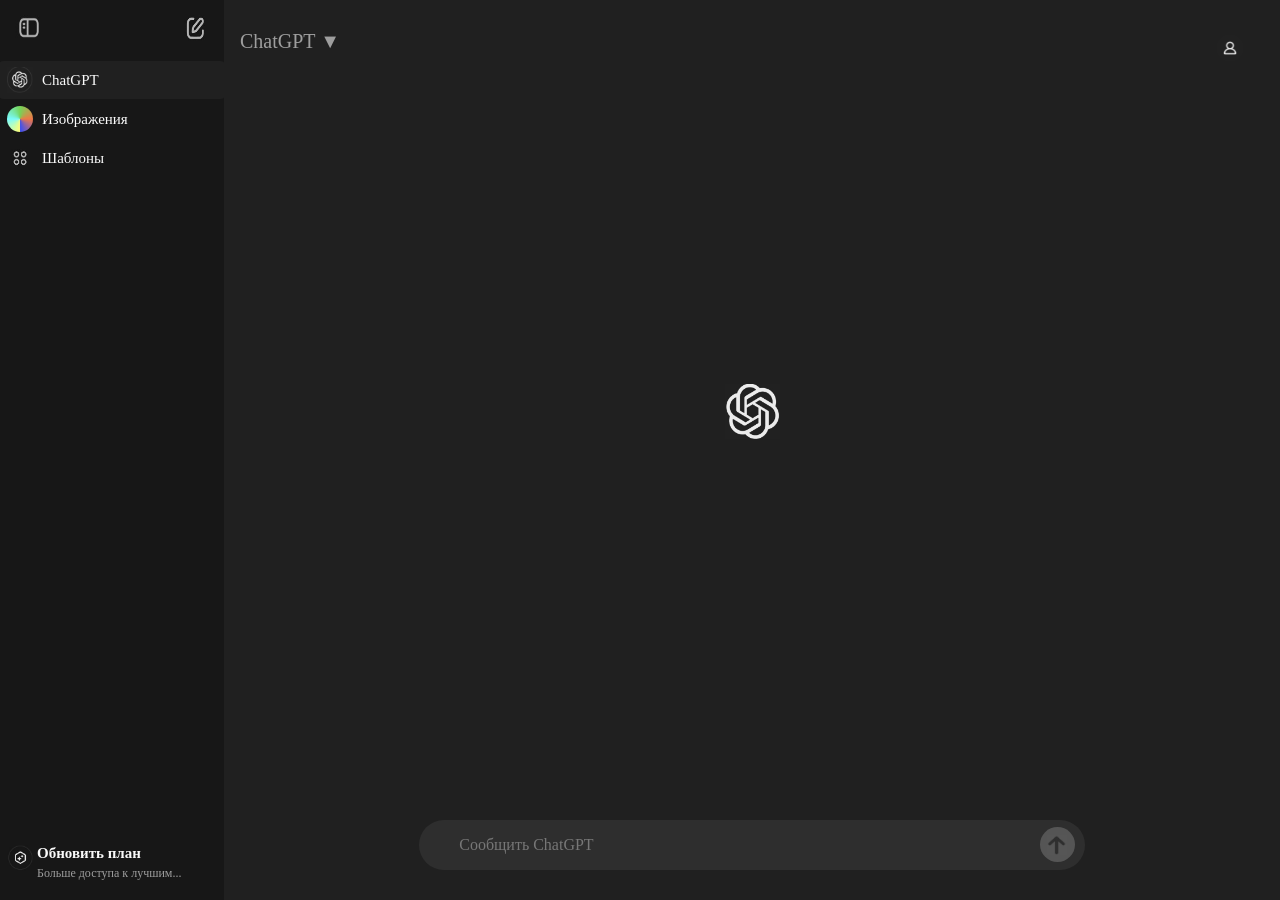
<file: chatGPT/index.html>
<!DOCTYPE html>
<html>
    <head>
        <meta charset="utf-8">
        <title>GPT</title>
    </head>
    <body>
        <div class="leftSidePanel">
            <img src="images\5384538497303573393.jpg" class="icon" style="left: 15px;">
            <img src="images\5384538497303573395.jpg" class="icon" style="right: 15px;">
            <div style="height: 50px; width: 100px;"></div>
            <div class="chapter" style="background-color: #202020;">
                <img src="images\5386790297117258594.jpg" class="leftSideIcon">
                <p class="chapterText">ChatGPT</p>
            </div>
            <div class="chapter">
                <img src="images\icon_images.png" class="leftSideIcon" style="border-radius: 100%;">
                <p class="chapterText">Изображения</p>
            </div>
            <div class="chapter">
                <img src="images\5386790297117258598.jpg" class="leftSideIcon">
                <p class="chapterText">Шаблоны</p>
            </div>
            <div class="advertisement">
                <img src="images\5386790297117259536.jpg" class="leftSideIcon">
                <strong class="advertisementText">Обновить план</strong>
                <p class="advertisementText" style="bottom: -10px ;font-size: 12px; color: #9E9E9E;">
                    Больше доступа к лучшим...
                </p>
            </div>
        </div>
        <div class="mainCard"> 
            <div class="topPanel">
                <p class="chatGPTText">ChatGPT ▼</p>
                <img src="images\profile_dark.png" class="icon" style="border-radius: 100%; right: 20px; top: 4px">
            </div>
            <div class="GPTIcon">
                <img src="images\5384533313278048861.jpg" style="width: 55px; height: 55px;">
            </div>
            <div class="searchBox">
                <p class="searchBoxText">Сообщить ChatGPT </p>
                <div class="circle">
                    <img src="images\5384533313278049028.jpg" class="arrow">
                </div>
            </div>
        </div>

            <style>
                body {
                    margin: 0px;
                    padding: 0px;                    
                    overflow: hidden;
                    height: 100vh;
                    display: flex;
                }

                * {
                    box-sizing: border-box;
                }

                .searchBoxText {
                    color: #777777; 
                    font-size: 16px; 
                    padding: 30px;
                    font-family: "Segoe UI";;
                }

                .chatGPTText {
                    color: #9E9E9E; 
                    font-size: 20px; 
                    margin: 0px; 
                    font-family: "Segoe UI";
                }

                .arrow {
                    width: 20px;
                    height: 20px;
                }

                .circle {
                    width: 35px;
                    height: 35px;
                    border-radius: 100%;
                    margin-left: auto;
                    background-color: #555555;
                    display: flex;
                    justify-content: center;
                    align-items: center;
                }

                .searchBox {
                    height: 50px;
                    width: 52vw;
                    border-radius: 30px;
                    padding: 10px;
                    margin-top: auto;
                    display: flex;           
                    justify-content: start; 
                    align-items: center;
                    position: relative;
                    background-color: #2E2E2E;                  
                } 

                .GPTIcon {
                    display: flex;
                    justify-content: center;
                    align-items: center;
                    margin-bottom: auto;
                    margin-top: auto;
                    width: 70px;
                    height: 70px;
                }

                .topPanel {
                    width: 80vw;
                    height: 60px;
                    position: relative;
                    display: flex;
                    justify-content: space-between;
                    align-items: flex-start;
                }

                .advertisementText {
                    color: #FAFAFA;
                    font-size: 15px;
                    position: absolute;
                    left: 40px;
                    font-family: "Segoe UI";
                }

                .advertisement {
                    height: 38px;
                    width: 230px;
                    border-radius: 7px;    
                    position: relative;                
                    position: absolute; 
                    bottom: 17px;                     
                }

                .leftSideIcon {
                    height: 26px;
                    width: 26px;
                    position: absolute;
                    left: 10px;
                }

                .chapterText {
                    color: #FAFAFA;
                    padding: 45px;
                    font-size: 15px;
                    font-family: "Segoe UI";
                }

                .chapter {
                    height: 38px;
                    width: 230px;
                    border-radius: 7px;
                    display: flex;
                    align-items: center;
                    position: relative;
                }

                .icon {
                    width: 28px;
                    height: 28px;   
                    position: absolute;
                    top: 15px;                 
                }                
                    
                .mainCard {
                    width: 82.5vw;  
                    height: 100vh;
                    padding: 30px;
                    display: flex;
                    flex-direction: column;
                    align-items: center;
                    justify-content: start;
                    background-color: #202020; 
                    position: relative;
                    gap: 200px;
                } 
                
                .leftSidePanel {
                    background-color: #171717;
                    height: 100vh;
                    width: 17.5vw;
                    display: flex;
                    justify-content: start;
                    flex-direction: column;
                    align-items: center;
                    position: relative;
                    gap: 1px;
                    padding: 10px;
                }                            
            </style>        
    </body>
</html>
</file>
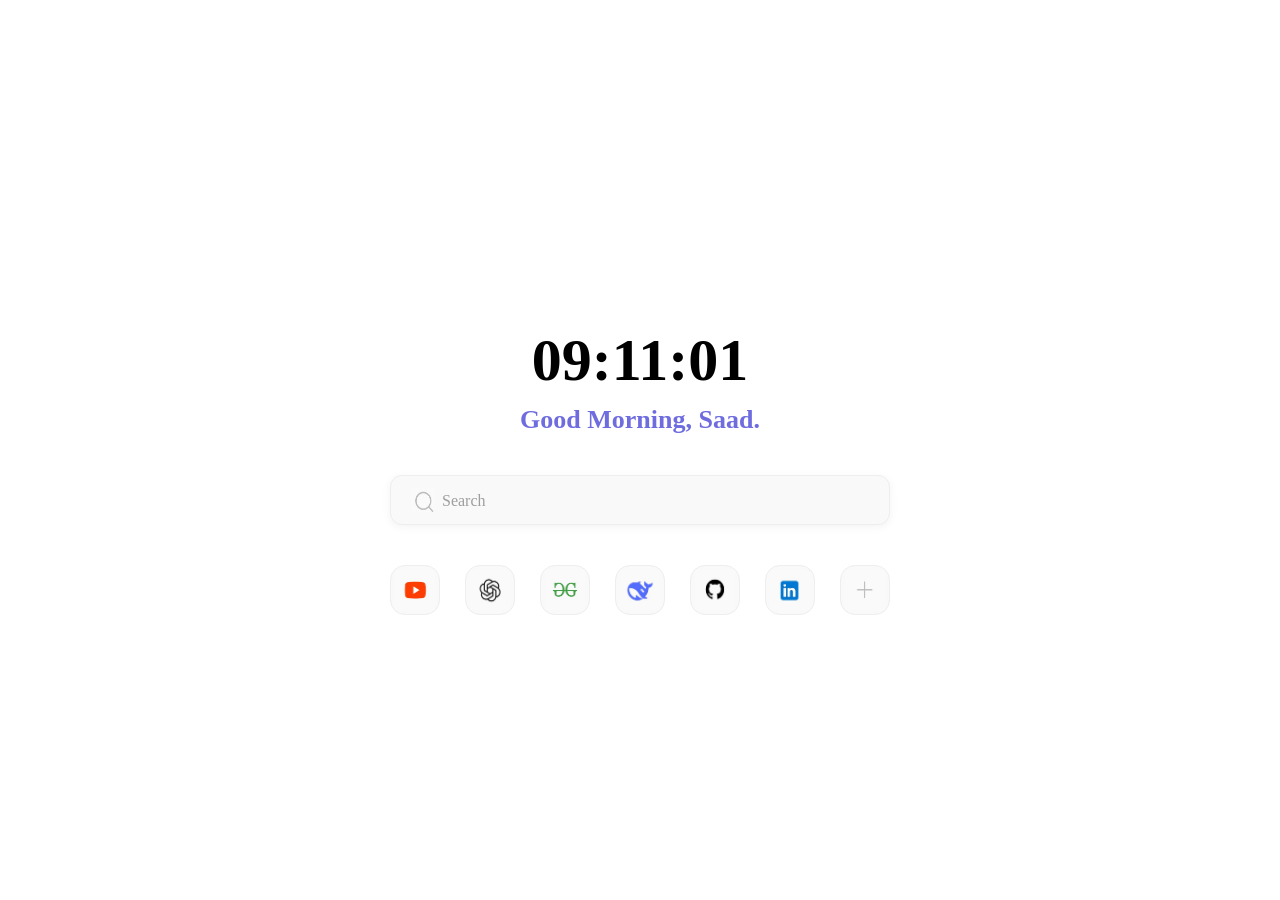
<file: figma/index.html>
<!DOCTYPE html>
<html>
    <head>
        <meta charset="utf-8">
        <title>!!!</title>
    </head>
    <body>
        <div class="card"> 
            <div class="topPanel">
                <strong class="temperature">36°</strong> 
                <strong class="city">
                    Ahmedabad
                </strong>
            </div>
            <div class="timePanel">
                <strong style="color: #000000; font-size: 60px; font-family: Segoe UI;">
                    09:11:01
                </strong>
                <strong class="goodMorning">
                    Good Morning, Saad.
                </strong>
            </div>   
            <div class="searchBox">
                <img src="images\5372960626978193252.jpg" class="loop">
                <p class="searchText">Search</p>
            </div>
            <ul>
                <li> <img src="images\5375186794427054103.jpg" class="icon"></li>
                <li> <img src="images\5375186794427054104.jpg" class="icon"></li>
                <li> <img src="images\5375186794427054105.jpg" class="icon"></li>
                <li> <img src="images\5375186794427054107.jpg" class="icon"></li>
                <li> <img src="images\5375186794427054108.jpg" class="icon"></li>
                <li> <img src="images\5375186794427054109.jpg" class="icon"></li>
                <li> <img src="images\5375186794427054110.jpg" class="icon"></li>
            </ul>

            <style>
                body {
                    margin: 0px;
                    padding: 0px;                    
                    overflow: hidden;
                    height: 100vh;
                }

                * {
                    box-sizing: border-box;
                }

                ul {
                    display: flex;
                    gap: 25px;
                    padding: 0px;
                    list-style: none;
                    margin: 0;
                }

                li {
                    width: 50px;
                    height: 50px;
                    background-color: #F9F9F9;
                    border: 1px solid #EEEEEE;
                    border-radius: 15px;
                    display: flex;
                    justify-content: center;
                    align-items: center;
                }

                .city {
                    font-family: "Segoe UI";
                    color: #6E6CDF; 
                    position: absolute; 
                    right: 0px; 
                    top: 38px;
                }

                .goodMorning {
                    font-family: "Segoe UI";
                    color: #6E6CDF; 
                    font-size: 26px; 
                    position: absolute; 
                    bottom: 0px;
                }

                .icon {
                    width: 40px;
                    height: 40px;                    
                }

                .searchText {
                    color: #9E9E9E;
                    font-size: 15x;
                    position: absolute;
                    left: 51px;
                    top: 0px;
                    font-family: "Segoe UI";
                }

                .loop {
                    width: 24px;
                    height: 24px;
                    position: absolute;
                    left: 20px;
                }

                .searchBox {
                    height: 50px;
                    width: 500px;
                    border: 1px solid #EEEEEE;
                    border-radius: 12px;
                    display: flex;           
                    justify-content: center; 
                    align-items: center;
                    position: relative;
                    background-color: #F9F9F9;
                    box-shadow: 0 2px 10px rgba(0, 0, 0, 0.05);                    
                }

                .timePanel {
                    width: 100vw;
                    height: 150px;
                    display: flex;
                    justify-content: center; 
                    align-items: center;
                    position: relative;                  
                }

                .temperature {
                    color: black;
                    font-family: "Segoe UI";
                    position: absolute; 
                    top: 3px; 
                    right: 0px; 
                    margin: 0px; 
                    font-size: 27px;
                }       
                    
                .card {
                    width: 100vw;  
                    height: 100vh;
                    display: flex;
                    flex-direction: column;
                    align-items: center;
                    justify-content: center;
                    color: #FAFAFA; 
                    position: relative;
                    gap: 40px;
                } 
                
                
                .topPanel {
                    width: 1400px;
                    height: 60px;
                    color: #FAFAFA;
                    position: relative;
                    position: absolute;
                    top: 35px;
                    left: 35px;                                     
                }
            </style>
        </div>
    </body>
</html>
</file>
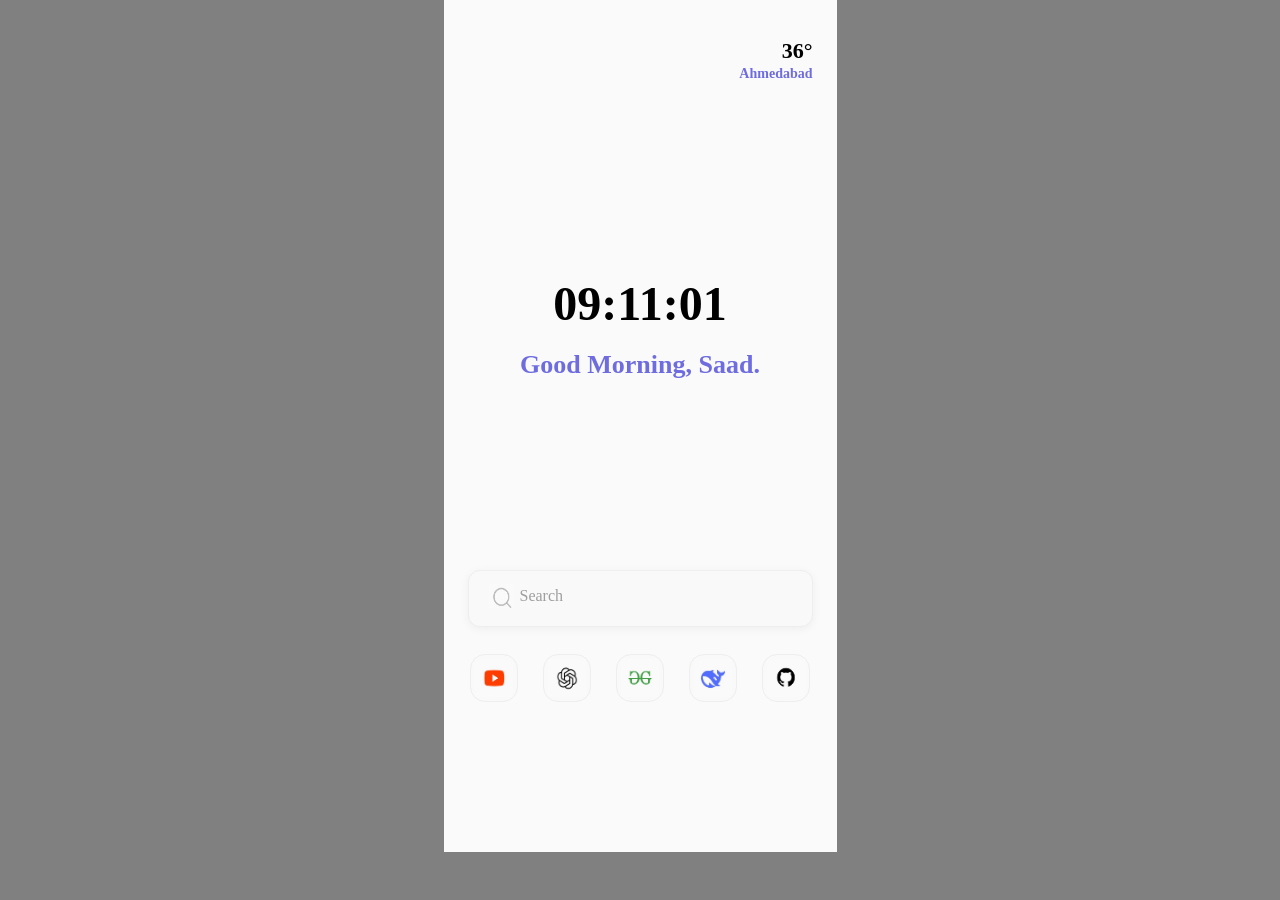
<file: figmaMobile/index.html>
<!DOCTYPE html>
<html>
    <head>
        <meta charset="utf-8">
        <title>mobileDesign</title>
    </head>
    <body>
        <div class="card"> 
            <div class="topPanel">
                <strong class="temperature">36°</strong> 
                <strong class="city">
                    Ahmedabad
                </strong>
            </div>
            <div class="timePanel">
                <strong class="time">
                    09:11:01
                </strong>
                <strong class="goodMorning">
                    Good Morning, Saad.
                </strong>
            </div>   
            <div class="searchBox">
                <img src="images\5372960626978193252.jpg" class="loop">
                <p class="searchText">Search</p>
            </div>
            <ul>
                <li> <img src="images\5375186794427054103.jpg" class="icon"></li>
                <li> <img src="images\5375186794427054104.jpg" class="icon"></li>
                <li> <img src="images\5375186794427054105.jpg" class="icon"></li>
                <li> <img src="images\5375186794427054107.jpg" class="icon"></li>
                <li> <img src="images\5375186794427054108.jpg" class="icon"></li>
            </ul>

            <style>
                body {
                    margin: 0px;
                    padding: 0px;                    
                    overflow: hidden;
                    height: 100vh;
                    background-color: gray;
                    display: flex;
                    justify-content: center;
                }

                * {
                    box-sizing: border-box;
                }

                ul {
                    display: flex;
                    position: absolute;
                    bottom: 150px;
                    gap: 25px;
                    padding: 0px;
                    list-style: none;
                    margin: 0;
                }

                li {
                    width: 48px;
                    height: 48px;
                    background-color: #F9F9F9;
                    border: 1px solid #EEEEEE;
                    border-radius: 15px;
                    display: flex;
                    justify-content: center;
                    align-items: center;
                }

                .time {
                    font-family: "Segoe UI";
                    color: #000000; 
                    font-size: 48px; 
                    position: absolute; 
                    top: 0px;
                }

                .goodMorning {
                    font-family: "Segoe UI";
                    color: #6E6CDF; 
                    font-size: 26px; 
                    position: absolute; 
                    bottom: 0px;
                }

                .city {
                    color: #6E6CDF; 
                    font-family: "Segoe UI";
                    position: absolute; 
                    right: 0px; 
                    bottom: 1px;
                    font-size: 14px;
                }

                .icon {
                    width: 38px;
                    height: 38px;                    
                }

                .searchText {
                    font-family: "Segoe UI";
                    color: #9E9E9E;
                    font-size: 15x;
                    position: absolute;
                    left: 51px;
                    top: 0px;
                }

                .loop {
                    width: 24px;
                    height: 24px;
                    position: absolute;
                    left: 20px;
                    top: 13px
                }

                .searchBox {
                    height: 57px;
                    width: 345px;
                    margin: 0px;    
                    border: 1px solid #EEEEEE;
                    border-radius: 12px;
                    /* display: flex;
                    justify-content: center; */
                    position: absolute;
                    bottom: -100px;
                    position: relative;
                    background-color: #F9F9F9;
                    box-shadow: 0 2px 10px rgba(0, 0, 0, 0.05);                    
                }

                .timePanel {
                    width: 345px;
                    height: 104px;
                    display: flex;
                    justify-content: center; 
                    position: absolute;
                    top: -50px;
                    position: relative;                  
                }

                .temperature {
                    font-family: "Segoe UI";
                    color: black;
                    position: absolute; 
                    top: 3px; 
                    right: 0px; 
                    margin: 0px; 
                    font-size: 22px;
                }       
                    
                .card {
                    width: 393px;  
                    height: 852px;
                    display: flex;
                    flex-direction: column;
                    align-items: center;
                    justify-content: center;
                    background-color: #FAFAFA; 
                    position: relative;
                    gap: 40px;
                } 
                
                
                .topPanel {
                    width: 345px;
                    height: 48px;
                    color: #FAFAFA;
                    position: relative;            
                    position: absolute;
                    top: 35px;                                    
                }
            </style>
        </div>
    </body>
</html>
</file>
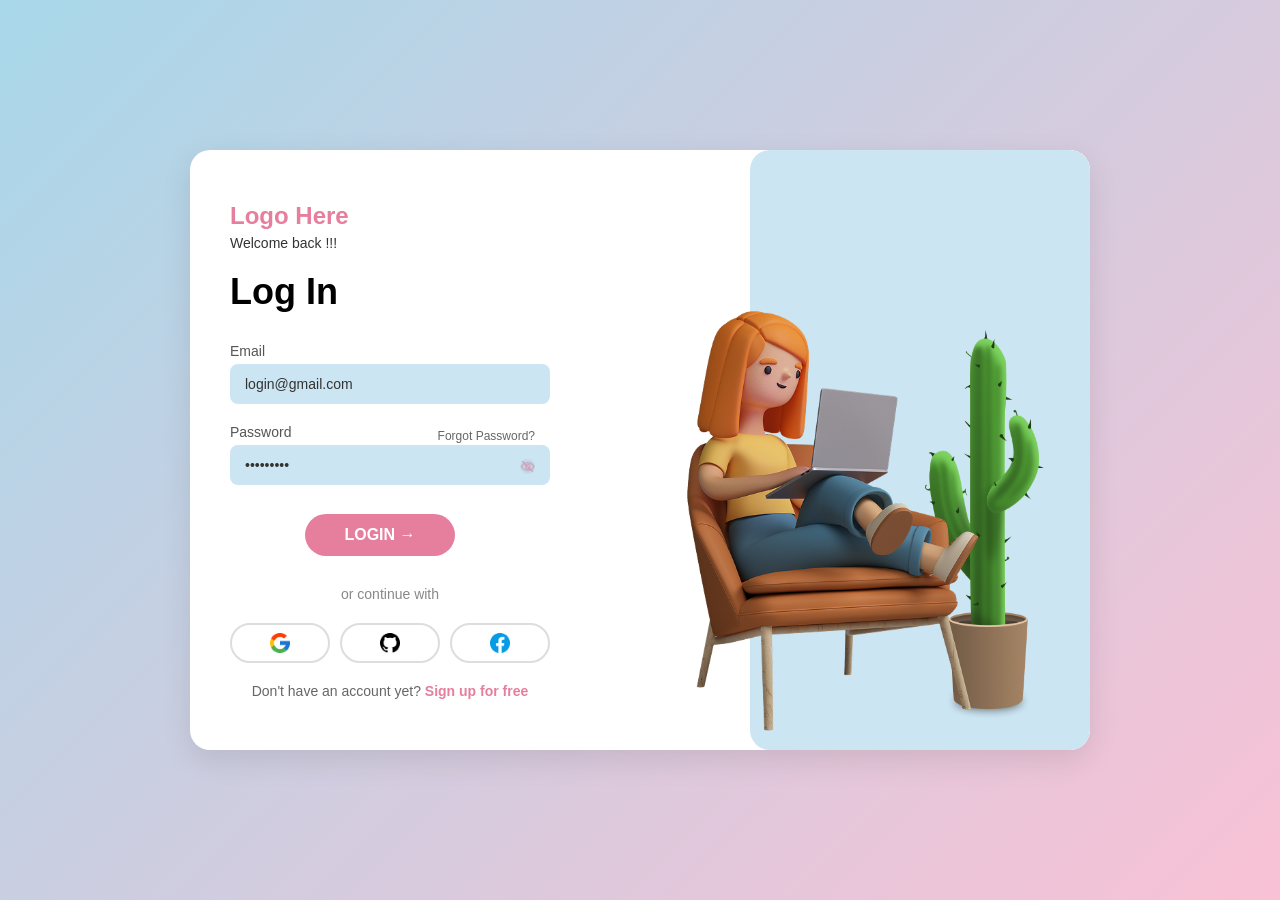
<file: homawork_5/MiniHttpServer/static/index.html>
<!DOCTYPE html>
<html lang="en">
<head>
    <meta charset="UTF-8">
    <meta name="viewport" content="width=device-width, initial-scale=1.0">
    <title>Log In</title>
    <link rel="stylesheet" href="index.css">
</head>
<body>
    <div class="container">
        <div class="login-form">
            <div class="logo">Logo Here</div>
            <p class="welcome">Welcome back !!!</p>
            <h1>Log In</h1>

            <!-- Форма отправляет на /auth/login -->
            <form method="POST" action="/auth/login">
                <div class="input-group">
                    <label for="email">Email</label>
                    <input type="email" id="email" name="email" value="login@gmail.com" required>
                </div>

                <div class="input-group">
                    <label for="password">Password</label>
                    <input type="password" id="password" name="password" value="123456789" required>
                    <a href="#" class="forgot-password">Forgot Password?</a>
                    <img src="src\clarity_eye-hide-line.png" class="forgot-eye" onclick="togglePassword()">
                </div>

                <div class="login-container">
                    <button type="submit" class="login-btn">LOGIN →</button>
                </div>

                <div class="divider">
                    <span>or continue with</span>
                </div>

                <div class="social-buttons">
                    <button type="button" class="social-btn google">
                        <img src="src\Google.png" style="width: 20px; height: 20px;">
                    </button>
                    <button type="button" class="social-btn github">
                        <img src="src\Github.png" style="width: 20px; height: 20px;">
                    </button>
                    <button type="button" class="social-btn facebook">
                        <img src="src\Facebook.png" style="width: 20px; height: 20px;">
                    </button>
                </div>

                <div class="signup-link">
                    Don't have an account yet? <a href="#">Sign up for free</a>
                </div>
            </form>
        </div>

        <div class="illustration">
            <img src="src\cactus.png" class="cactus">
            <img src="src\Character-working-laptop-while-sitting-chair.png" class="woman_png">
        </div>
    </div>

    <script>
        // Только для показа/скрытия пароля
        function togglePassword() {
            const passwordInput = document.getElementById('password');
            const eyeIcon = document.querySelector('.forgot-eye');
            if (passwordInput.type === 'password') {
                passwordInput.type = 'text';
                eyeIcon.src = 'src/eye-show-icon.png';
            } else {
                passwordInput.type = 'password';
                eyeIcon.src = 'src/clarity_eye-hide-line.png';
            }
        }
    </script>
</body>
</html>
</file>
<file: homawork_5/MiniHttpServer/static/index.css>
* {
    margin: 0;
    padding: 0;
    box-sizing: border-box;
}

body {
    font-family: 'Segoe UI', Tahoma, Geneva, Verdana, sans-serif;
    background: linear-gradient(135deg, #a8d8ea, #f9c1d5);
    min-height: 100vh;
    display: flex;
    justify-content: center;
    align-items: center;
    padding: 0px;
}

.login-container {
    display: flex;
    justify-content: center;
    align-items: center;
    width: 300px;
    height: 60px;
}

.forgot-eye {
    width: 15px;
    height: 15px;
    position: absolute;
    top: 35px;
    right: 15px;
}

.container {
    background: white;
    border-radius: 20px;
    box-shadow: 0 10px 30px rgba(0, 0, 0, 0.1);
    overflow: hidden;
    display: flex;
    width: 900px; 
    height: 600px;
    gap: 160px;
}

.login-form {
    padding: 40px;
    width: 400px;
    display: flex;
    flex-direction: column;
    justify-content: center;
}

.logo {
    color: #e67e9d;
    font-size: 24px;
    font-weight: bold;
    margin-bottom: 5px;
}

.welcome {
    color: #333;
    font-size: 14px;
    margin-bottom: 20px;
}

.login-form h1 {
    font-size: 36px;
    font-weight: bold;
    margin-bottom: 30px;
    color: #000;
}

.input-group {
    margin-bottom: 20px;
    position: relative;
}

.input-group label {
    display: block;
    margin-bottom: 5px;
    font-size: 14px;
    color: #555;
}

.input-group input {
    width: 100%;
    padding: 12px 15px;
    border: none;
    border-radius: 8px;
    background-color: #cce5f2;
    font-size: 14px;
    color: #333;
}

.input-group input:focus {
    outline: none;
    box-shadow: 0 0 0 2px #a8d8ea;
}

.forgot-password {
    position: absolute;
    right: 15px;
    top: 5px;
    font-size: 12px;
    color: #666;
    text-decoration: none;
}

.forgot-password:hover {
    text-decoration: underline;
}

.login-btn {
    width: 50%;
    padding: 12px;
    background: #e67e9d;
    color: white;
    border: none;
    border-radius: 25px;
    font-size: 16px;
    font-weight: bold;
    cursor: pointer;
    transition: background 0.3s ease;
    margin: 0px;
}

.login-btn:hover {
    background: #d46b8a;
}

.divider {
    text-align: center;
    margin: 20px 0;
    position: relative;
}

.divider span {
    background: white;
    padding: 0 15px;
    color: #888;
    font-size: 14px;
}

.divider::before {
    content: '';
    position: absolute;
    left: 0;
    right: 0;
    top: 50%;
    height: 1px;
    background: #ddd;
    z-index: -1;
}

.social-buttons {
    display: flex;
    gap: 10px;
    justify-content: center;
    margin-bottom: 20px;
}

.social-btn {
    width: 100px;
    height: 40px;
    border: 2px solid #ddd;
    border-radius: 20px;
    display: flex;
    align-items: center;
    justify-content: center;
    font-weight: bold;
    cursor: pointer;
    transition: all 0.3s ease;
    background: white;
}

.social-btn:hover {
    border-color: #ccc;
    transform: scale(1.05);
}

.signup-link {
    text-align: center;
    font-size: 14px;
    color: #666;
}

.signup-link a {
    color: #e67e9d;
    text-decoration: none;
    font-weight: bold;
}

.signup-link a:hover {
    text-decoration: underline;
}

.illustration {
    width: 340px; 
    background: #cce5f2;
    position: relative;
    padding: 20px;
    border-radius: 20px;
}

.woman_png {
    height: 80%;
    position: absolute;
    left: -200px;
    bottom: 5px;
}

.cactus {
    width: 35%;
    height: 65%;
    position: absolute;
    left: 175px;
    bottom: 30px;
}
</file>
